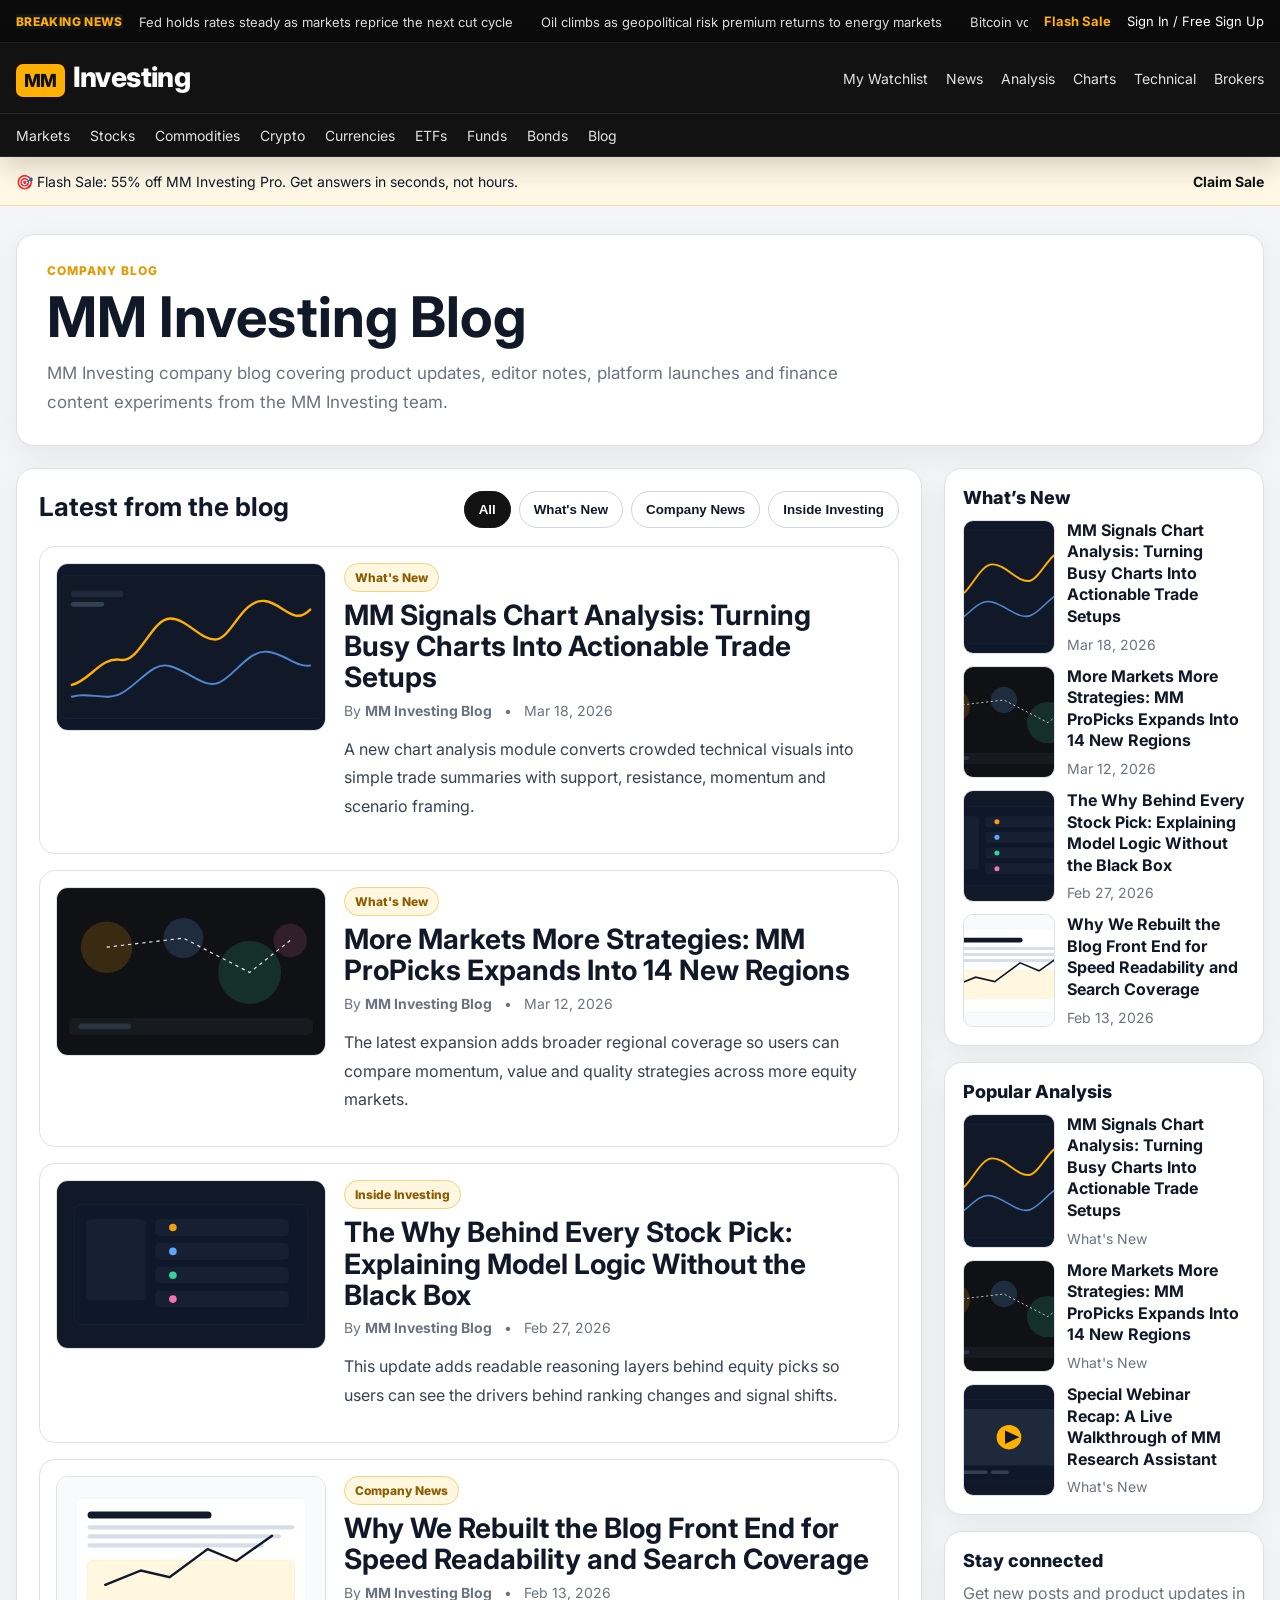
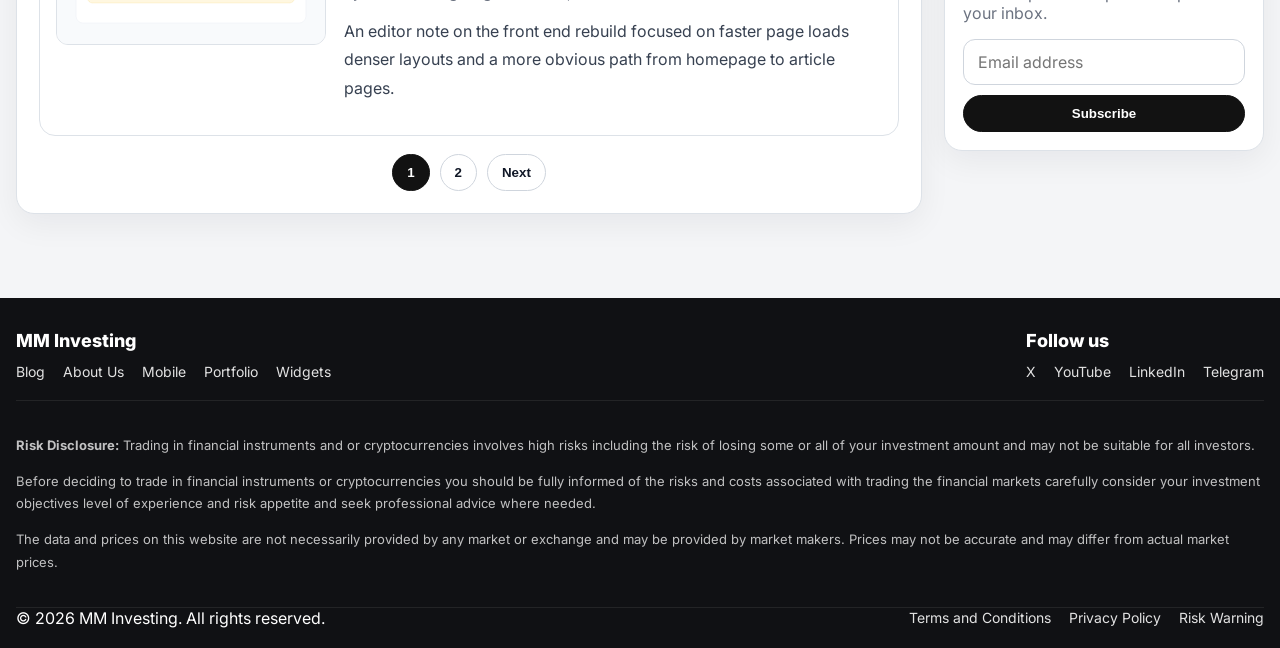
<file: mm-investing-v2/index.html>
<!DOCTYPE html>
<html lang="en">
<head>
  <meta charset="UTF-8" />
  <meta name="viewport" content="width=device-width, initial-scale=1.0" />
  <title>MM Investing Blog</title>
  <meta name="description" content="Finance media style static blog template for GitHub Pages." />
  <link rel="preconnect" href="https://fonts.googleapis.com">
  <link rel="preconnect" href="https://fonts.gstatic.com" crossorigin>
  <link href="https://fonts.googleapis.com/css2?family=Inter:wght@400;500;600;700;800&display=swap" rel="stylesheet">
  <link rel="stylesheet" href="assets/css/styles.css" />
</head>
<body>
  <div class="top-strip">
    <div class="container top-strip-inner">
      <span class="breaking-label">Breaking News</span>
      <div class="ticker-wrap"><div class="ticker" id="ticker"></div></div>
      <div class="top-strip-actions">
        <a href="#">Flash Sale</a>
        <a href="#">Sign In / Free Sign Up</a>
      </div>
    </div>
  </div>

  <header class="site-header">
    <div class="container header-main">
      <a class="brand" href="index.html" aria-label="MM Investing home">
        <span class="brand-mm">MM</span><span class="brand-name">Investing</span>
      </a>
      <nav class="header-actions">
        <a href="#">My Watchlist</a>
        <a href="#">News</a>
        <a href="#">Analysis</a>
        <a href="#">Charts</a>
        <a href="#">Technical</a>
        <a href="#">Brokers</a>
      </nav>
    </div>
    <div class="header-subnav">
      <div class="container subnav-inner">
        <a href="category.html?slug=markets">Markets</a>
        <a href="category.html?slug=stocks">Stocks</a>
        <a href="category.html?slug=commodities">Commodities</a>
        <a href="category.html?slug=crypto">Crypto</a>
        <a href="category.html?slug=currencies">Currencies</a>
        <a href="category.html?slug=etfs">ETFs</a>
        <a href="category.html?slug=funds">Funds</a>
        <a href="category.html?slug=bonds">Bonds</a>
        <a href="category.html?slug=blog">Blog</a>
      </div>
    </div>
  </header>

  <div class="promo-bar">
    <div class="container promo-inner">
      <span>🎯 Flash Sale: 55% off MM Investing Pro. Get answers in seconds, not hours.</span>
      <a href="#">Claim Sale</a>
    </div>
  </div>

  <main class="page-main">
    <section class="page-hero container">
      <div class="hero-copy">
        <p class="eyebrow">Company Blog</p>
        <h1>MM Investing Blog</h1>
        <p class="hero-text">MM Investing company blog covering product updates, editor notes, platform launches and finance content experiments from the MM Investing team.</p>
      </div>
    </section>

    <section class="container layout-grid">
      <div class="content-col">
        <div class="section-header">
          <h2>Latest from the blog</h2>
          <div class="filter-tabs" id="filterTabs"></div>
        </div>
        <div class="post-list" id="postList"></div>
        <div class="pagination" id="pagination"></div>
      </div>

      <aside class="sidebar-col">
        <div class="sidebar-card">
          <div class="sidebar-title">What’s New</div>
          <div class="mini-list" id="latestMini"></div>
        </div>
        <div class="sidebar-card">
          <div class="sidebar-title">Popular Analysis</div>
          <div class="mini-list" id="popularMini"></div>
        </div>
        <div class="sidebar-card signup-card">
          <div class="sidebar-title">Stay connected</div>
          <p>Get new posts and product updates in your inbox.</p>
          <form class="signup-form">
            <input type="email" placeholder="Email address" />
            <button type="button">Subscribe</button>
          </form>
        </div>
      </aside>
    </section>
  </main>

  <footer class="site-footer">
    <div class="container footer-top">
      <div>
        <div class="footer-brand">MM Investing</div>
        <div class="footer-links">
          <a href="index.html">Blog</a>
          <a href="about.html">About Us</a>
          <a href="#">Mobile</a>
          <a href="#">Portfolio</a>
          <a href="#">Widgets</a>
        </div>
      </div>
      <div>
        <div class="footer-heading">Follow us</div>
        <div class="footer-links">
          <a href="#">X</a>
          <a href="#">YouTube</a>
          <a href="#">LinkedIn</a>
          <a href="#">Telegram</a>
        </div>
      </div>
    </div>
    <div class="container risk-box">
      <p><strong>Risk Disclosure:</strong> Trading in financial instruments and or cryptocurrencies involves high risks including the risk of losing some or all of your investment amount and may not be suitable for all investors.</p>
      <p>Before deciding to trade in financial instruments or cryptocurrencies you should be fully informed of the risks and costs associated with trading the financial markets carefully consider your investment objectives level of experience and risk appetite and seek professional advice where needed.</p>
      <p>The data and prices on this website are not necessarily provided by any market or exchange and may be provided by market makers. Prices may not be accurate and may differ from actual market prices.</p>
    </div>
    <div class="container footer-bottom">
      <div>© 2026 MM Investing. All rights reserved.</div>
      <div class="footer-links">
        <a href="#">Terms and Conditions</a>
        <a href="#">Privacy Policy</a>
        <a href="#">Risk Warning</a>
      </div>
    </div>
  </footer>

  <script src="assets/js/data.js"></script>
  <script src="assets/js/main.js"></script>
</body>
</html>
</file>
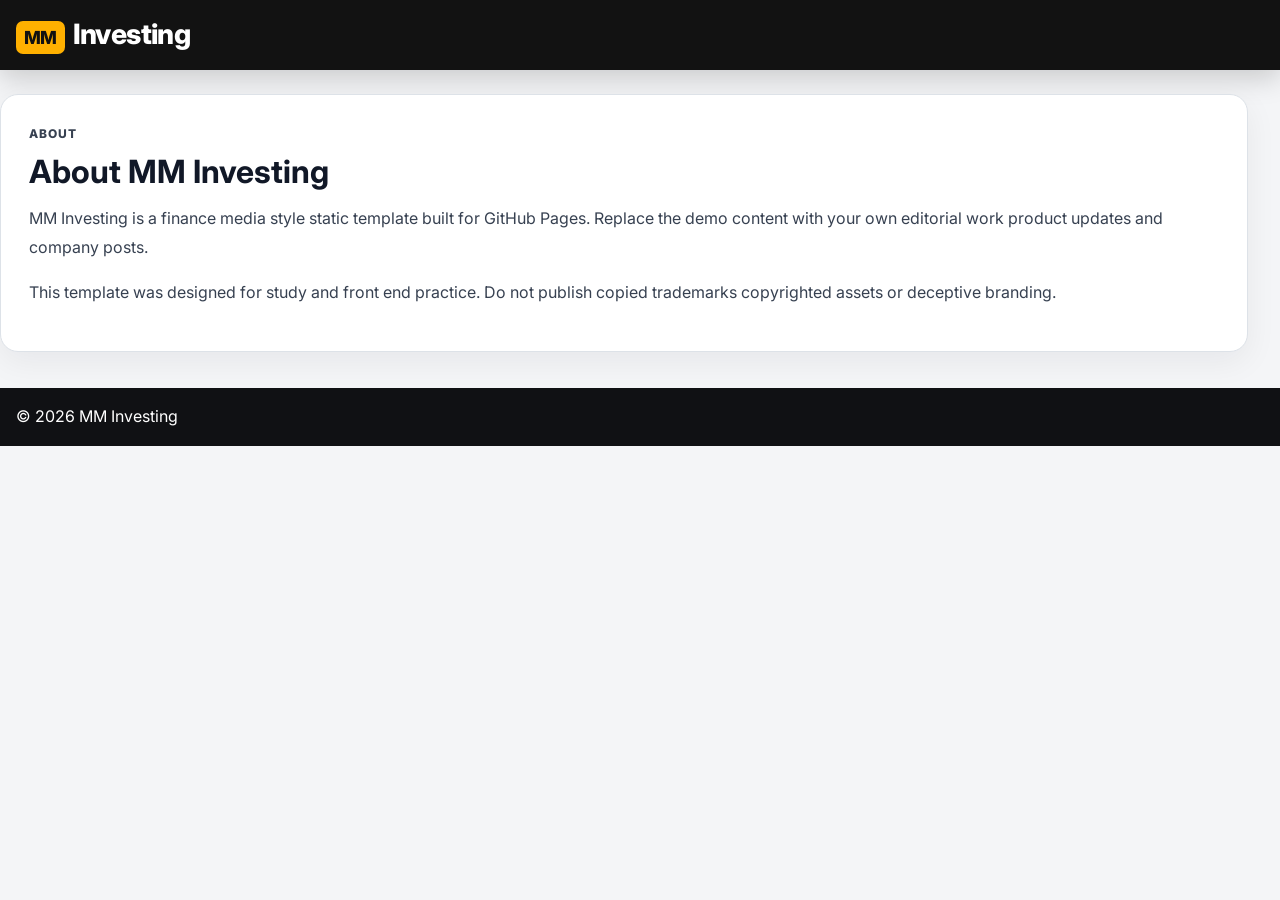
<file: mm-investing-v2/about.html>
<!DOCTYPE html>
<html lang="en">
<head>
  <meta charset="UTF-8" />
  <meta name="viewport" content="width=device-width, initial-scale=1.0" />
  <title>About | MM Investing</title>
  <link rel="preconnect" href="https://fonts.googleapis.com">
  <link rel="preconnect" href="https://fonts.gstatic.com" crossorigin>
  <link href="https://fonts.googleapis.com/css2?family=Inter:wght@400;500;600;700;800&display=swap" rel="stylesheet">
  <link rel="stylesheet" href="assets/css/styles.css" />
</head>
<body>
  <header class="site-header article-shell-header">
    <div class="container header-main">
      <a class="brand" href="index.html">
        <span class="brand-mm">MM</span><span class="brand-name">Investing</span>
      </a>
    </div>
  </header>
  <main class="page-main container prose-page">
    <p class="eyebrow">About</p>
    <h1>About MM Investing</h1>
    <p>MM Investing is a finance media style static template built for GitHub Pages. Replace the demo content with your own editorial work product updates and company posts.</p>
    <p>This template was designed for study and front end practice. Do not publish copied trademarks copyrighted assets or deceptive branding.</p>
  </main>
  <footer class="site-footer slim-footer">
    <div class="container footer-bottom"><div>© 2026 MM Investing</div></div>
  </footer>
</body>
</html>
</file>
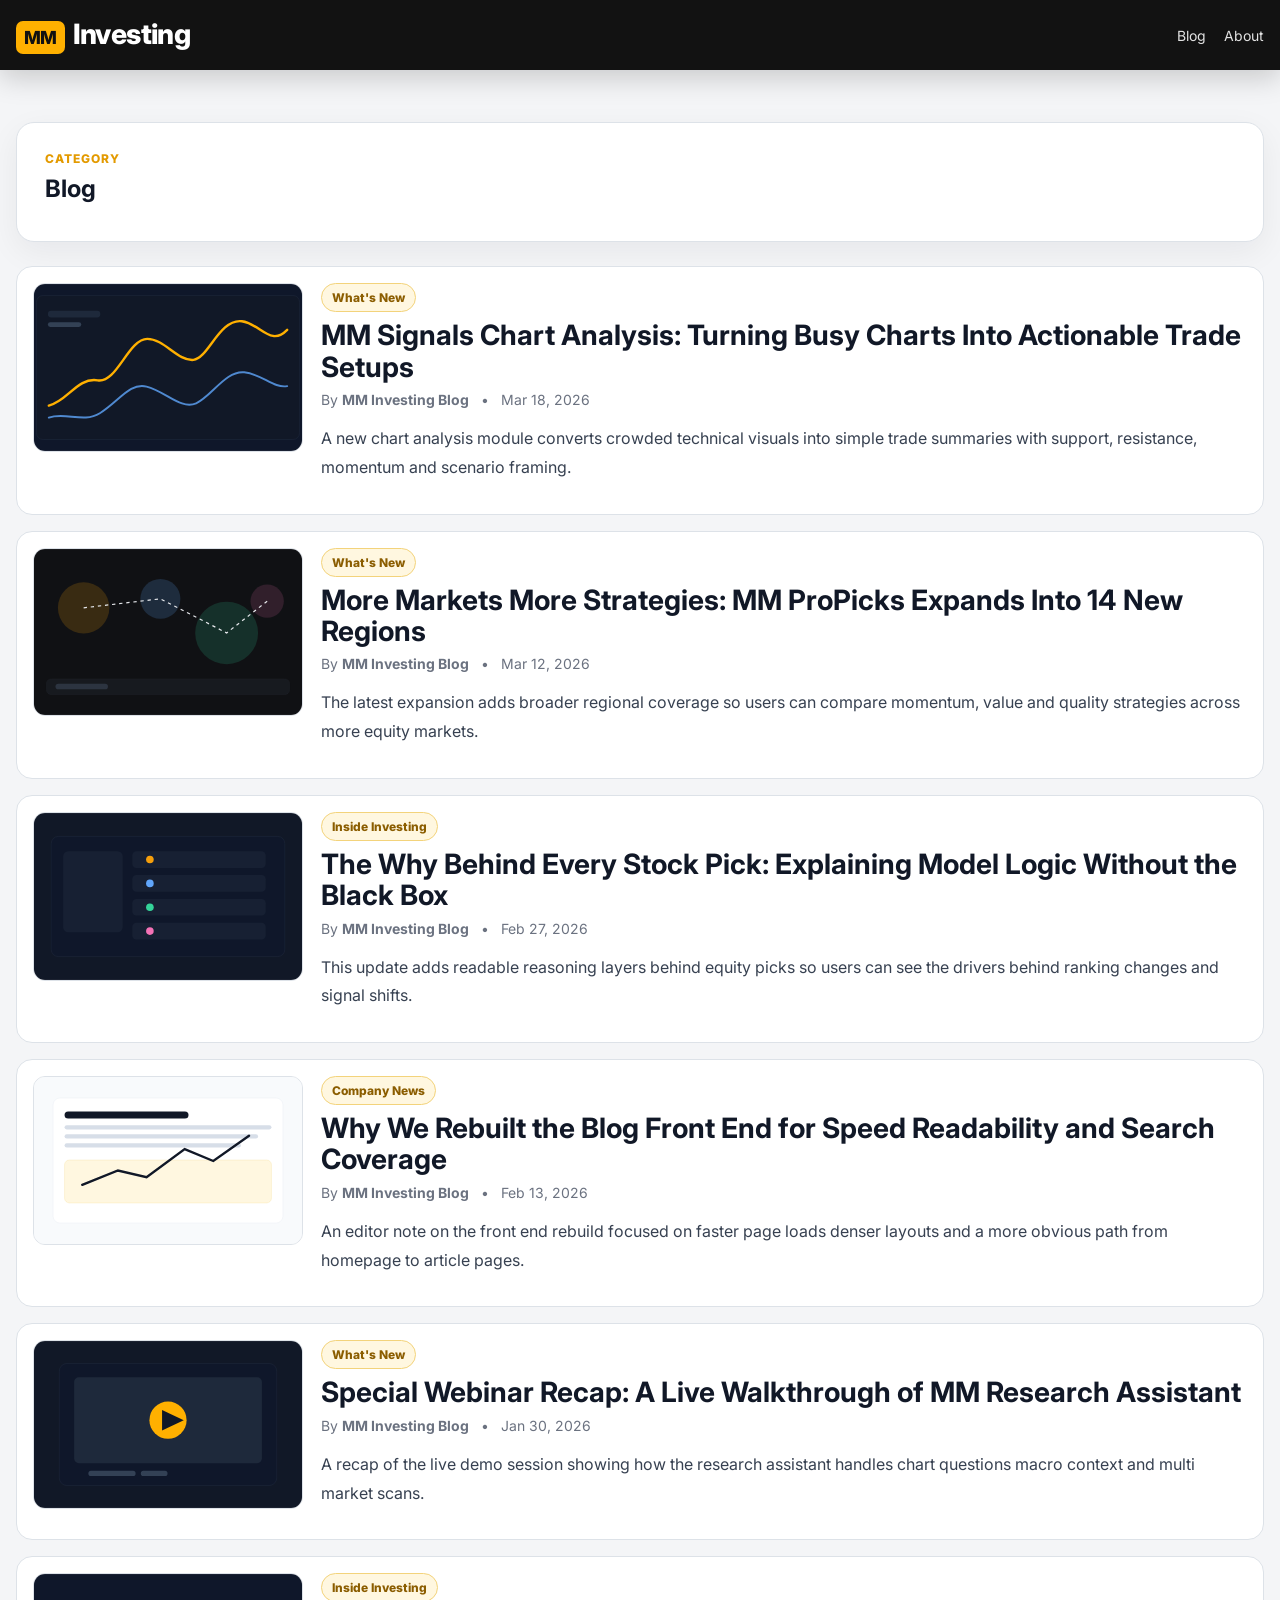
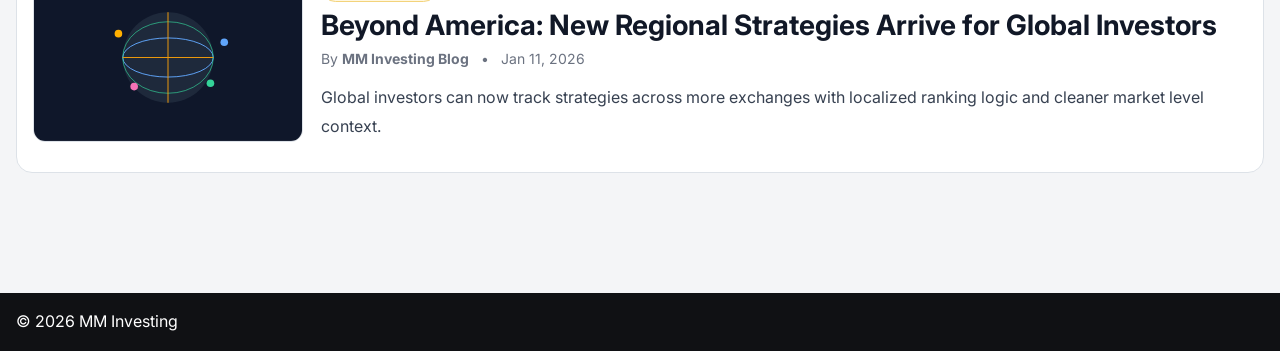
<file: mm-investing-v2/category.html>
<!DOCTYPE html>
<html lang="en">
<head>
  <meta charset="UTF-8" />
  <meta name="viewport" content="width=device-width, initial-scale=1.0" />
  <title>Category | MM Investing</title>
  <link rel="preconnect" href="https://fonts.googleapis.com">
  <link rel="preconnect" href="https://fonts.gstatic.com" crossorigin>
  <link href="https://fonts.googleapis.com/css2?family=Inter:wght@400;500;600;700;800&display=swap" rel="stylesheet">
  <link rel="stylesheet" href="assets/css/styles.css" />
</head>
<body>
  <header class="site-header article-shell-header">
    <div class="container header-main">
      <a class="brand" href="index.html">
        <span class="brand-mm">MM</span><span class="brand-name">Investing</span>
      </a>
      <nav class="header-actions">
        <a href="index.html">Blog</a>
        <a href="about.html">About</a>
      </nav>
    </div>
  </header>
  <main class="page-main container">
    <section class="category-hero">
      <p class="eyebrow">Category</p>
      <h1 id="categoryTitle">Category</h1>
    </section>
    <section class="post-list narrow" id="categoryList"></section>
  </main>
  <footer class="site-footer slim-footer">
    <div class="container footer-bottom">
      <div>© 2026 MM Investing</div>
    </div>
  </footer>
  <script src="assets/js/data.js"></script>
  <script src="assets/js/category.js"></script>
</body>
</html>
</file>
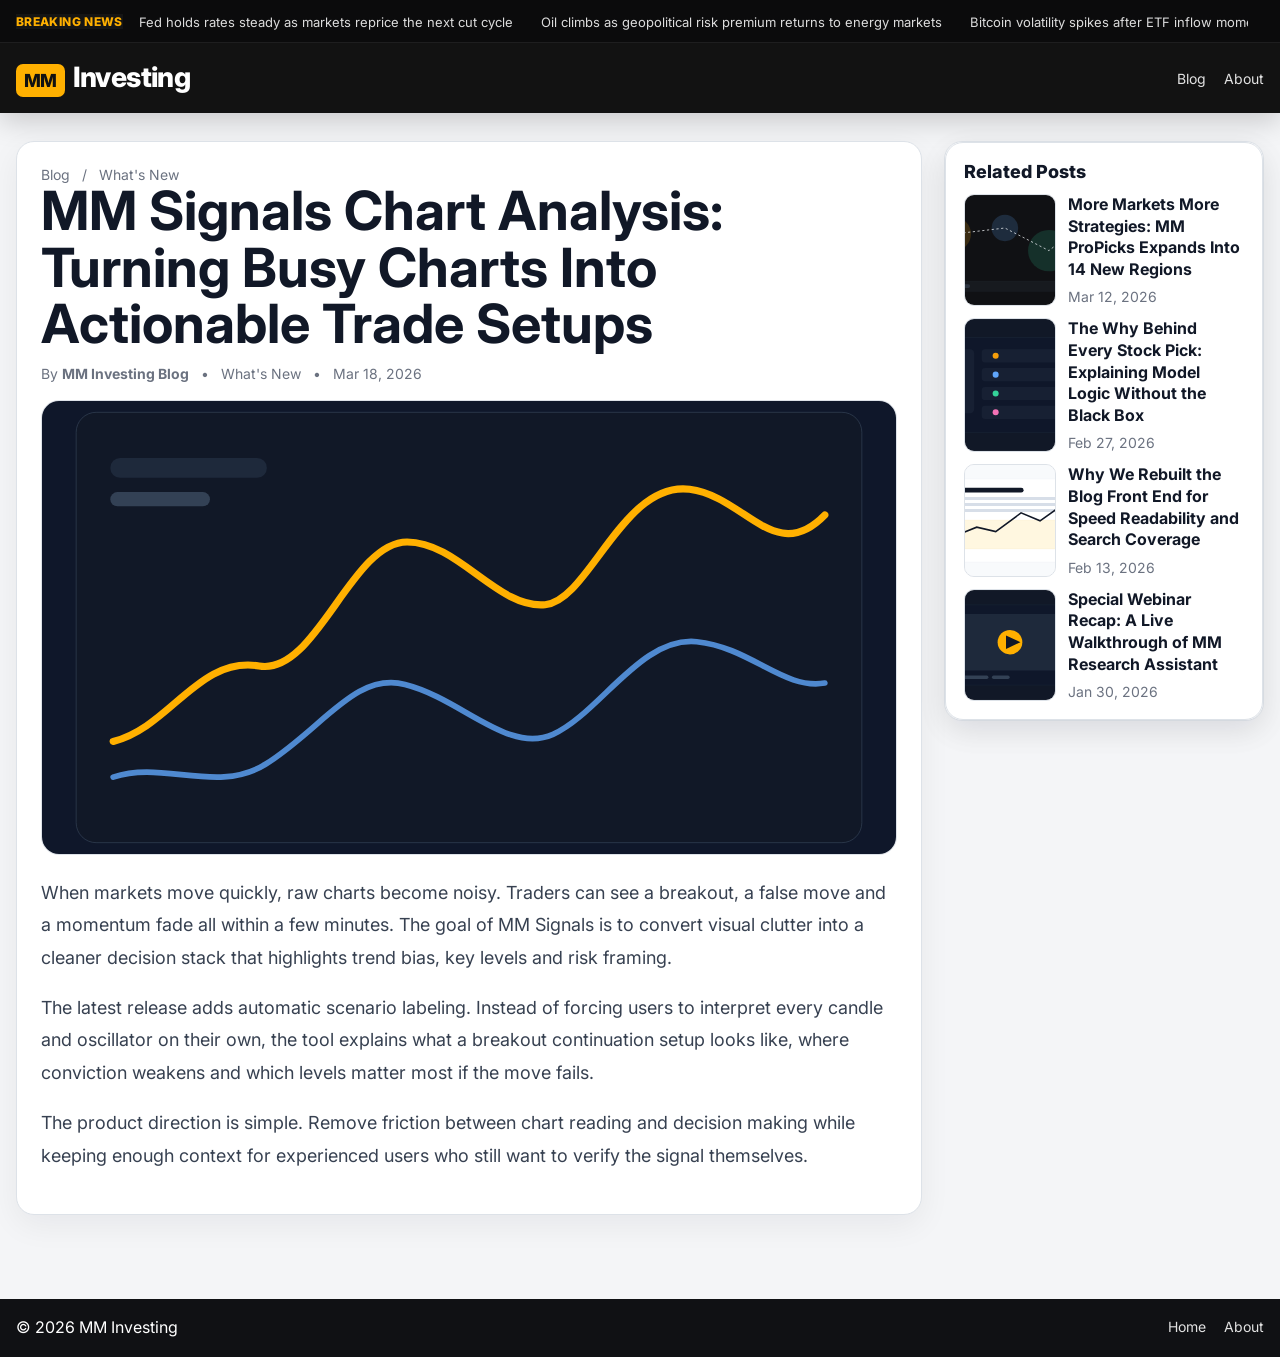
<file: mm-investing-v2/post.html>
<!DOCTYPE html>
<html lang="en">
<head>
  <meta charset="UTF-8" />
  <meta name="viewport" content="width=device-width, initial-scale=1.0" />
  <title>Post | MM Investing</title>
  <meta name="description" content="Single article page for MM Investing Blog." />
  <link rel="preconnect" href="https://fonts.googleapis.com">
  <link rel="preconnect" href="https://fonts.gstatic.com" crossorigin>
  <link href="https://fonts.googleapis.com/css2?family=Inter:wght@400;500;600;700;800&display=swap" rel="stylesheet">
  <link rel="stylesheet" href="assets/css/styles.css" />
</head>
<body>
  <div class="top-strip compact">
    <div class="container top-strip-inner">
      <span class="breaking-label">Breaking News</span>
      <div class="ticker-wrap"><div class="ticker" id="ticker"></div></div>
    </div>
  </div>

  <header class="site-header article-shell-header">
    <div class="container header-main">
      <a class="brand" href="index.html">
        <span class="brand-mm">MM</span><span class="brand-name">Investing</span>
      </a>
      <nav class="header-actions">
        <a href="index.html">Blog</a>
        <a href="about.html">About</a>
      </nav>
    </div>
  </header>

  <main class="article-page container">
    <article class="article-layout">
      <div class="article-main">
        <nav class="breadcrumb" id="breadcrumb"></nav>
        <h1 class="article-title" id="articleTitle"></h1>
        <div class="article-meta" id="articleMeta"></div>
        <img id="articleImage" class="article-image" alt="Article cover" />
        <div class="article-prose" id="articleBody"></div>
      </div>
      <aside class="article-side">
        <div class="sidebar-card">
          <div class="sidebar-title">Related Posts</div>
          <div class="mini-list" id="relatedPosts"></div>
        </div>
      </aside>
    </article>
  </main>

  <footer class="site-footer slim-footer">
    <div class="container footer-bottom">
      <div>© 2026 MM Investing</div>
      <div class="footer-links">
        <a href="index.html">Home</a>
        <a href="about.html">About</a>
      </div>
    </div>
  </footer>

  <script src="assets/js/data.js"></script>
  <script src="assets/js/post.js"></script>
</body>
</html>
</file>
<file: mm-investing-v2/assets/css/styles.css>
:root {
  --bg: #f4f5f7;
  --surface: #ffffff;
  --surface-soft: #f8f9fb;
  --text: #111827;
  --muted: #6b7280;
  --line: #dde2e8;
  --line-strong: #cfd5dd;
  --black: #121212;
  --gold: #ffb000;
  --gold-deep: #e39a00;
  --blue: #1b6cff;
  --max: 1260px;
  --radius: 14px;
  --shadow: 0 10px 32px rgba(17, 24, 39, 0.06);
}
* { box-sizing: border-box; }
html, body {
  margin: 0;
  padding: 0;
  background: var(--bg);
  color: var(--text);
  font-family: "Inter", system-ui, sans-serif;
}
a { color: inherit; text-decoration: none; }
img { display: block; max-width: 100%; }
.container {
  width: min(var(--max), calc(100% - 32px));
  margin: 0 auto;
}
.top-strip {
  background: #0b0b0c;
  color: #fff;
  border-bottom: 1px solid rgba(255,255,255,0.08);
}
.top-strip.compact { position: relative; }
.top-strip-inner {
  display: grid;
  grid-template-columns: auto 1fr auto;
  align-items: center;
  gap: 16px;
  min-height: 42px;
}
.breaking-label {
  background: #151515;
  color: var(--gold);
  font-size: 12px;
  font-weight: 800;
  letter-spacing: .03em;
  text-transform: uppercase;
}
.ticker-wrap {
  overflow: hidden;
  white-space: nowrap;
}
.ticker {
  display: inline-flex;
  gap: 28px;
  font-size: 13px;
  color: rgba(255,255,255,0.86);
}
.top-strip-actions {
  display: flex;
  gap: 16px;
  font-size: 13px;
}
.top-strip-actions a:first-child { color: var(--gold); font-weight: 700; }
.site-header {
  background: var(--black);
  color: #fff;
  position: sticky;
  top: 0;
  z-index: 30;
  box-shadow: 0 8px 28px rgba(0,0,0,0.18);
}
.article-shell-header { position: static; }
.header-main {
  display: flex;
  align-items: center;
  justify-content: space-between;
  gap: 20px;
  min-height: 70px;
}
.brand {
  display: inline-flex;
  align-items: baseline;
  font-weight: 800;
  letter-spacing: -.04em;
}
.brand-mm {
  background: var(--gold);
  color: #111;
  padding: 6px 8px;
  border-radius: 7px;
  margin-right: 8px;
  font-size: 18px;
}
.brand-name { font-size: 28px; }
.header-actions,
.subnav-inner,
.footer-links {
  display: flex;
  align-items: center;
  gap: 18px;
  flex-wrap: wrap;
}
.header-actions a,
.subnav-inner a,
.footer-links a {
  color: rgba(255,255,255,0.88);
  font-size: 14px;
}
.header-actions a:hover,
.subnav-inner a:hover,
.footer-links a:hover,
.post-card h3 a:hover,
.mini-item strong:hover { color: var(--blue); }
.header-subnav {
  border-top: 1px solid rgba(255,255,255,0.08);
  border-bottom: 1px solid rgba(255,255,255,0.08);
}
.subnav-inner {
  min-height: 42px;
  gap: 20px;
  overflow-x: auto;
  white-space: nowrap;
}
.promo-bar {
  background: #fff8e6;
  border-bottom: 1px solid #f1dfab;
}
.promo-inner {
  min-height: 48px;
  display: flex;
  align-items: center;
  justify-content: space-between;
  gap: 16px;
  font-size: 14px;
}
.promo-inner a {
  color: #111;
  font-weight: 700;
}
.page-main { padding: 28px 0 48px; }
.page-hero {
  background: var(--surface);
  border: 1px solid var(--line);
  border-radius: 18px;
  padding: 28px 30px;
  box-shadow: var(--shadow);
  margin-bottom: 22px;
}
.eyebrow {
  margin: 0 0 10px;
  color: var(--gold-deep);
  font-size: 12px;
  font-weight: 800;
  text-transform: uppercase;
  letter-spacing: .08em;
}
.page-hero h1,
.category-hero h1,
.article-title,
.prose-page h1 { margin: 0 0 12px; line-height: 1.05; }
.page-hero h1 { font-size: clamp(34px, 5vw, 56px); }
.hero-text {
  max-width: 850px;
  color: var(--muted);
  font-size: 17px;
  line-height: 1.7;
  margin: 0;
}
.layout-grid {
  display: grid;
  grid-template-columns: minmax(0, 1fr) 320px;
  gap: 22px;
  align-items: start;
}
.content-col,
.sidebar-card,
.article-main,
.article-side,
.category-hero,
.prose-page {
  background: var(--surface);
  border: 1px solid var(--line);
  border-radius: 18px;
  box-shadow: var(--shadow);
}
.content-col { padding: 22px; }
.section-header {
  display: flex;
  justify-content: space-between;
  gap: 16px;
  align-items: flex-start;
  margin-bottom: 18px;
}
.section-header h2 { margin: 0; font-size: 26px; }
.filter-tabs {
  display: flex;
  flex-wrap: wrap;
  gap: 8px;
}
.tab,
.page-btn,
.button-dark,
.signup-form button {
  border: 1px solid var(--line-strong);
  background: #fff;
  color: var(--text);
  border-radius: 999px;
  padding: 10px 14px;
  font-weight: 700;
  cursor: pointer;
}
.tab.active,
.page-btn.active,
.button-dark,
.signup-form button {
  background: var(--black);
  color: #fff;
  border-color: var(--black);
}
.post-list { display: grid; gap: 16px; }
.post-list.narrow { padding-bottom: 36px; }
.post-card {
  display: grid;
  grid-template-columns: 270px minmax(0, 1fr);
  gap: 18px;
  padding: 16px;
  border: 1px solid var(--line);
  border-radius: 16px;
  background: #fff;
}
.post-thumb {
  border-radius: 12px;
  overflow: hidden;
  background: var(--surface-soft);
  border: 1px solid var(--line);
  aspect-ratio: 16 / 10;
}
.post-thumb img,
.article-image,
.mini-item img { width: 100%; height: 100%; object-fit: cover; }
.post-content h3 {
  margin: 8px 0 8px;
  font-size: 28px;
  line-height: 1.12;
}
.post-meta-top { display: flex; gap: 8px; }
.chip {
  background: #fff7e0;
  color: #8b5d00;
  border: 1px solid #f3d37b;
  font-size: 12px;
  font-weight: 800;
  padding: 6px 10px;
  border-radius: 999px;
}
.post-meta,
.mini-item span,
.article-meta,
.breadcrumb {
  color: var(--muted);
  font-size: 14px;
}
.post-meta span,
.article-meta span,
.breadcrumb span { margin: 0 8px; }
.post-content p,
.article-prose p,
.prose-page p { line-height: 1.8; color: #374151; }
.sidebar-col,
.article-side { display: grid; gap: 16px; align-content: start; }
.sidebar-card { padding: 18px; }
.sidebar-title,
.footer-heading,
.footer-brand {
  font-size: 18px;
  font-weight: 800;
  margin-bottom: 12px;
}
.mini-list { display: grid; gap: 12px; }
.mini-item {
  display: grid;
  grid-template-columns: 92px minmax(0, 1fr);
  gap: 12px;
  align-items: start;
}
.mini-item img {
  aspect-ratio: 16 / 10;
  border-radius: 10px;
  border: 1px solid var(--line);
  background: var(--surface-soft);
}
.mini-item strong {
  display: block;
  line-height: 1.35;
  margin-bottom: 6px;
}
.signup-card p { color: var(--muted); margin-top: 0; }
.signup-form { display: grid; gap: 10px; }
.signup-form input {
  width: 100%;
  padding: 12px 14px;
  border: 1px solid var(--line-strong);
  border-radius: 12px;
  font: inherit;
}
.pagination {
  display: flex;
  flex-wrap: wrap;
  gap: 10px;
  justify-content: center;
  margin-top: 18px;
}
.article-page { padding: 28px 0 48px; }
.article-layout {
  display: grid;
  grid-template-columns: minmax(0, 1fr) 320px;
  gap: 22px;
  align-items: start;
}
.article-main { padding: 24px; }
.article-title { font-size: clamp(34px, 5vw, 54px); }
.article-meta { margin-bottom: 18px; }
.article-image {
  border: 1px solid var(--line);
  border-radius: 18px;
  aspect-ratio: 16 / 8.5;
  background: var(--surface-soft);
  margin-bottom: 22px;
}
.article-prose { font-size: 18px; }
.category-hero,
.prose-page { padding: 28px; margin: 24px 0; }
.not-found-wrap {
  min-height: 100vh;
  display: grid;
  place-items: center;
  padding: 24px;
}
.not-found-card {
  width: min(560px, 100%);
  background: #fff;
  border: 1px solid var(--line);
  border-radius: 22px;
  padding: 32px;
  box-shadow: var(--shadow);
  text-align: center;
}
.site-footer {
  background: #101114;
  color: #fff;
  margin-top: 36px;
  padding-top: 32px;
}
.footer-top,
.footer-bottom {
  display: flex;
  justify-content: space-between;
  gap: 18px;
  padding-bottom: 20px;
}
.risk-box {
  border-top: 1px solid rgba(255,255,255,0.08);
  border-bottom: 1px solid rgba(255,255,255,0.08);
  padding: 20px 0;
  color: rgba(255,255,255,0.74);
  font-size: 13px;
  line-height: 1.75;
}
.slim-footer { padding-top: 18px; }
@media (max-width: 1080px) {
  .layout-grid,
  .article-layout { grid-template-columns: 1fr; }
  .sidebar-col,
  .article-side { order: -1; }
}
@media (max-width: 760px) {
  .top-strip-inner,
  .header-main,
  .promo-inner,
  .section-header,
  .footer-top,
  .footer-bottom { grid-template-columns: 1fr; display: grid; }
  .post-card { grid-template-columns: 1fr; }
  .post-content h3 { font-size: 24px; }
  .brand-name { font-size: 24px; }
  .page-hero,
  .content-col,
  .sidebar-card,
  .article-main,
  .category-hero,
  .prose-page { padding: 18px; }
}
</file>
